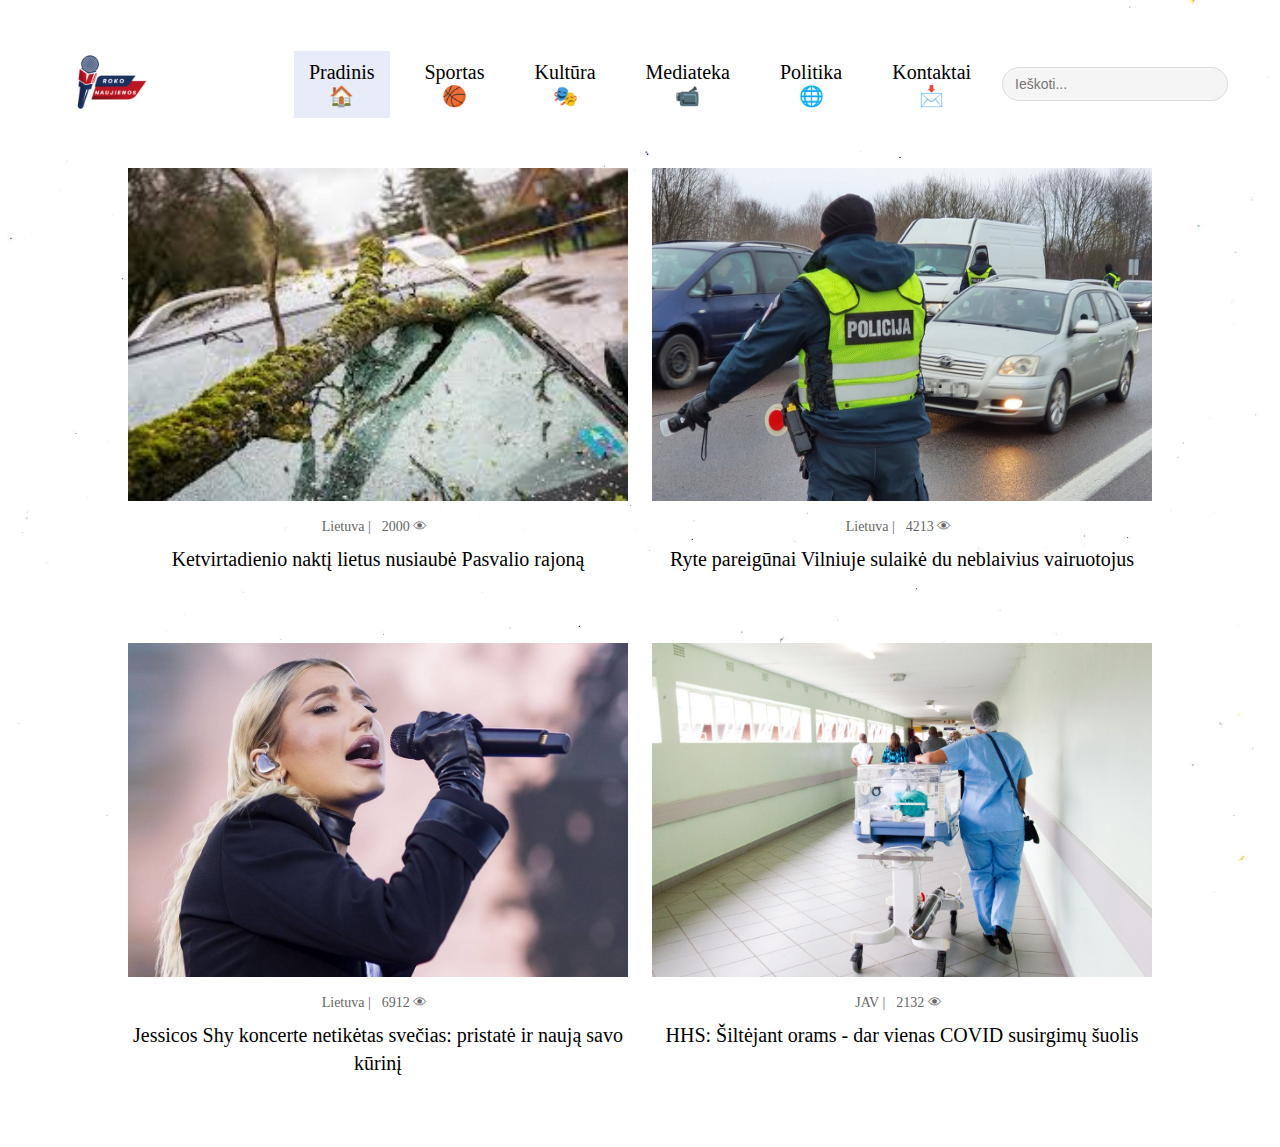
<file: Interneto technologijos/index.html>
<!DOCTYPE html>
<html lang="en">
<head>
<meta charset="utf-8">
<meta name="viewport" content="width=device-width, initial-scale=1.0, maximum-scale=1.0, user-scalable=no">
<meta name="description" content="">
<meta name="keywords" content="">
<meta name="author" content="">
<link rel="stylesheet" href="style.css">
<title>Roko naujienos</title>
<script src="script.js"></script>
</head>

<body class="container">

    <div class="topnavbar">
        <div class="logo-container">
            <a href="index.html">
                <img class="logo" src="6.png" alt="Roko naujienos logotipas">
            </a>
        </div>
        <nav class="navukai">
            <a class="active" href="index.html">Pradinis &#x1F3E0;</a>
            <a href="Sportas.html">Sportas &#127936;</a>
            <a href="Kultura.html">Kultūra &#x1F3AD;</a>
            <a href="Mediateka.html">Mediateka &#x1F4F9;</a>
            <a href="Politika.html">Politika &#x1F310;</a>
            <a href="Kontaktai.html">Kontaktai &#x1F4E9;</a>
        </nav>
        <div class="search-container">
            <input type="text" 
                   id="search-input" 
                   placeholder="Ieškoti..."
                   onkeyup="searchNews()">
        </div>
    </div>

     <!-- gridai -->
     
    <div class="zinios-lietus">
        <div class="column">
            <img class="zinios-lietus1" src="download.jpg" alt="Lietus Pasvalyje" onclick="location.href='lietus.html'">
            <p class="ziniu-prierasas">Lietuva |</p>
            <p class="ziniu-perziuros">2000 &#128065;</p>
            <p class="ziniu-tekstas" onclick="location.href='lietus.html'">
                Ketvirtadienio naktį lietus nusiaubė Pasvalio rajoną</p>
        </div>
    </div>

    <div class="zinios-policija">
        <div class="column">
            <img class="zinios-policija1" src="1.jpg" alt="Policijos reidas Vilniuje">
            <p class="ziniu-prierasas">Lietuva |</p>
            <p class="ziniu-perziuros">4213 &#128065;</p>
            <p class="ziniu-tekstas">Ryte pareigūnai Vilniuje sulaikė du neblaivius vairuotojus</p>
        </div>
    </div>

    <div class="zinios-koncertas">
        <div class="column">
            <img class="zinios-koncertas1" src="4.jpg" alt="Jessicos Shy koncertas">
            <p class="ziniu-prierasas">Lietuva |</p>
            <p class="ziniu-perziuros">6912 &#128065;</p>
            <p class="ziniu-tekstas">Jessicos Shy koncerte netikėtas svečias: pristatė ir naują savo kūrinį</p>
        </div>
    </div>

    <div class="zinios-medicina">
        <div class="column">
            <img class="zinios-medicina1" src="5.jpg" alt="COVID situacija JAV">
            <p class="ziniu-prierasas">JAV |</p>
            <p class="ziniu-perziuros">2132 &#128065;</p>
            <p class="ziniu-tekstas">HHS: Šiltėjant orams - dar vienas COVID susirgimų šuolis</p>
        </div>
    </div>
    
    <button onclick="scrollToTop()" 
            id="topBtn" 
            class="scroll-top-btn">
        Grįžti į viršų &#10548;
    </button>

</body>
</html>
</file>
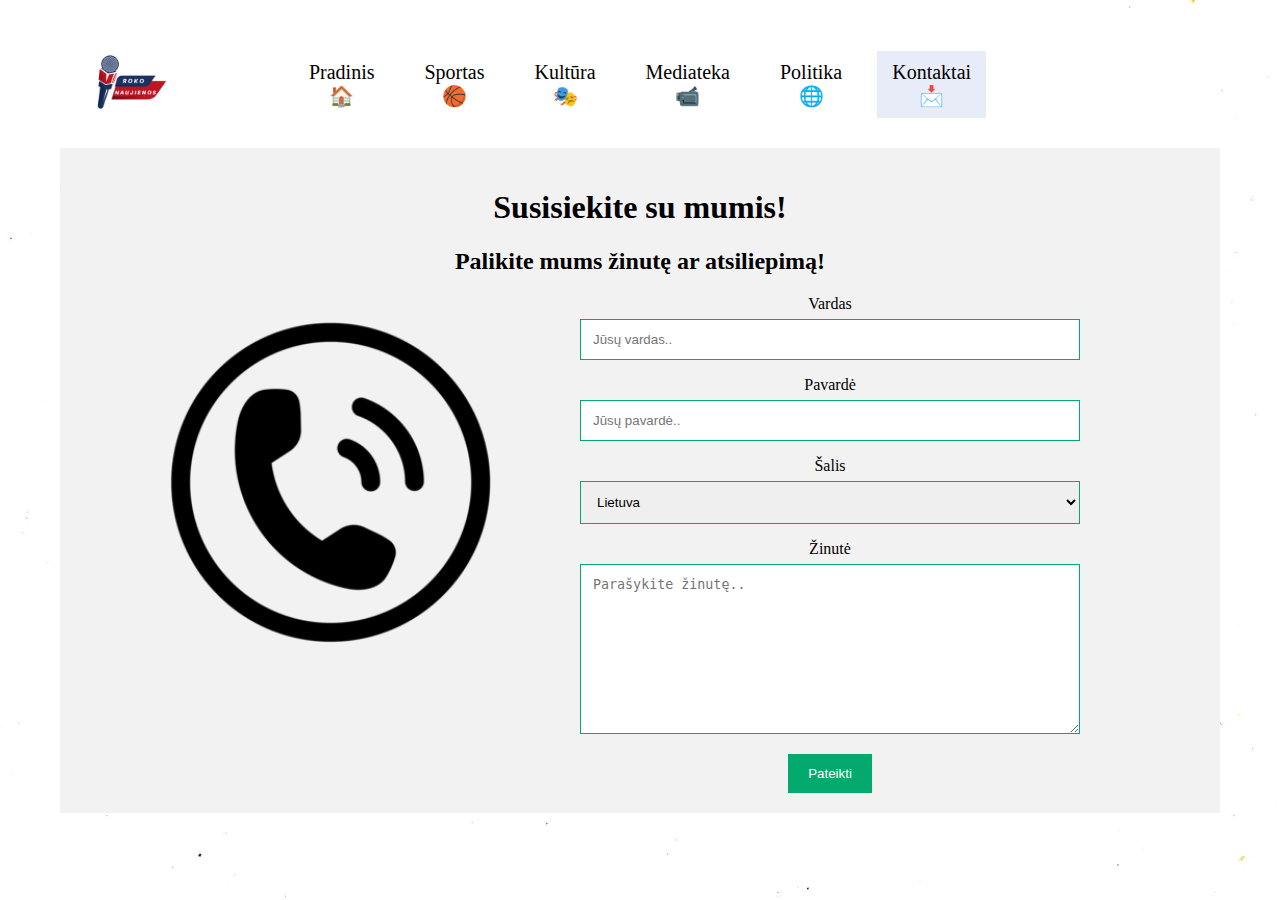
<file: Interneto technologijos/Kontaktai.html>
<!DOCTYPE html>
<html lang="en">
<head>
<meta charset="utf-8">
<meta name="viewport" content="width=device-width, initial-scale=1.0">
<meta name="description" content="">
<meta name="keywords" content="">
<meta name="author" content="">
<link rel="stylesheet" href="apie.css">
<link rel="stylesheet" href="style.css">
<title>Kontaktai - Roko naujienos</title>
</head>

<body class="container">

  <div class="topnavbar">
      <div class="logo-container">
          <a href="index.html">
              <img class="logo" src="6.png" alt="Roko naujienos logotipas">
          </a>
      </div>
      <nav class="navukai">
          <a href="index.html">Pradinis &#x1F3E0;</a>
          <a href="Sportas.html">Sportas &#127936;</a>
          <a href="Kultura.html">Kultūra &#x1F3AD;</a>
          <a href="Mediateka.html">Mediateka &#x1F4F9;</a>
          <a href="Politika.html">Politika &#x1F310;</a>
          <a class="active" href="Kontaktai.html">Kontaktai &#x1F4E9;</a>
      </nav>
  </div>

    <div class="container">
        <div style="text-align:center">
          <h1>Susisiekite su mumis!</h1>
          <h2>Palikite mums žinutę ar atsiliepimą!</h2>
        </div>
        <div class="row">
          <div class="column">
            <img src="2.png" style="width:75%;" alt="Susisiekimo paveikslėlis">
          </div>
          <div class="column">
            <form action="/action_page.php">
              <label for="fname">Vardas</label>
              <input type="text" id="fname" name="firstname" placeholder="Jūsų vardas.." required>
              
              <label for="lname">Pavardė</label>
              <input type="text" id="lname" name="lastname" placeholder="Jūsų pavardė.." required>
              
              <label for="country">Šalis</label>
              <select id="country" name="country">
                <option value="lietuva">Lietuva</option>
                <option value="latvija">Latvija</option>
                <option value="estija">Estija</option>
              </select>
              
              <label for="subject">Žinutė</label>
              <textarea id="subject" name="subject" placeholder="Parašykite žinutę.." style="height:170px;" required></textarea>
              
              <input type="submit" value="Pateikti">
            </form>
          </div>
        </div>
        
        <button onclick="scrollToTop()" 
                id="topBtn" 
                class="scroll-top-btn">
                Grįžti į viršų &#10548;
        </button>
    </div>

</body>
</html>
</file>
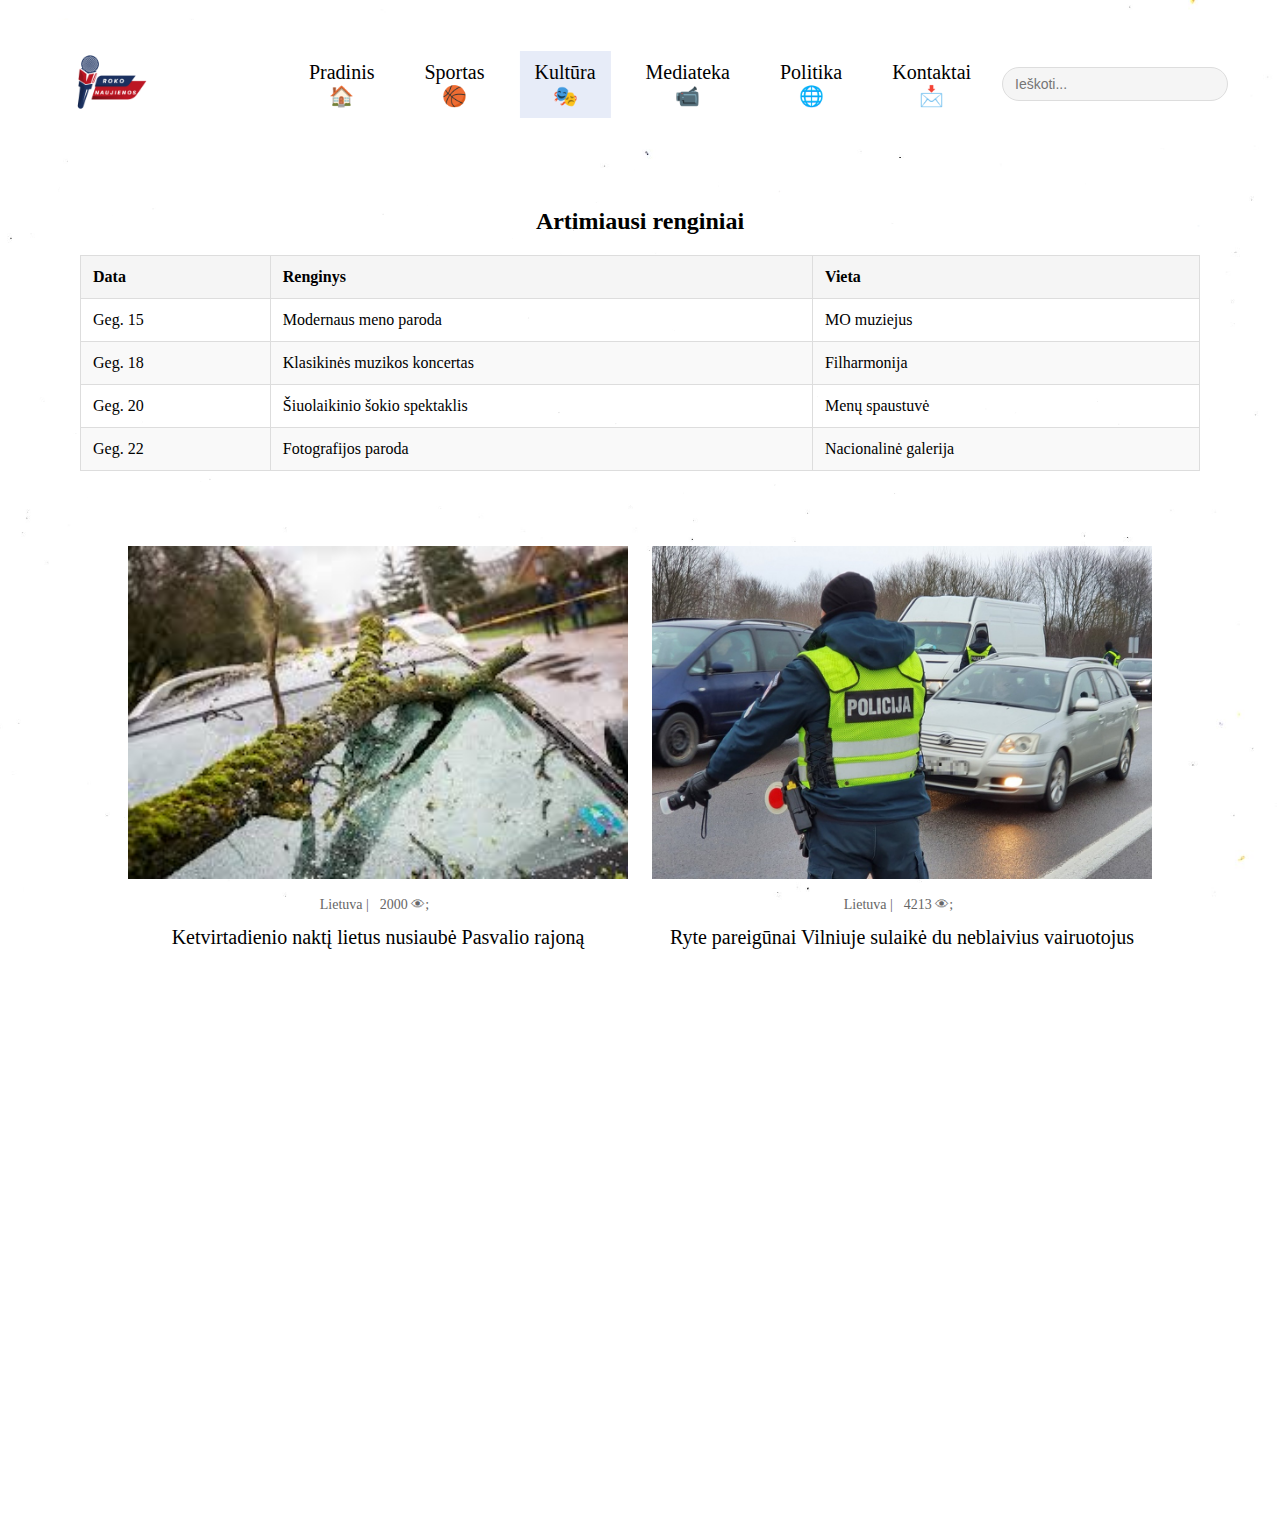
<file: Interneto technologijos/Kultura.html>
<!DOCTYPE html>
<html lang="en">
<head>
<meta charset="utf-8">
<meta name="viewport" content="width=device-width, initial-scale=1.0, maximum-scale=1.0, user-scalable=no">
<meta name="description" content="">
<meta name="keywords" content="">
<meta name="author" content="">
<link rel="stylesheet" href="style.css">
<title>Roko naujienos</title>
<script src="script.js"></script>
</head>

<body class="container">

    <div class="topnavbar">
        <div class="logo-container">
            <a href="index.html">
                <img class="logo" src="6.png" alt="Roko naujienos logotipas">
            </a>
        </div>
        <nav class="navukai">
            <a href="index.html">Pradinis &#x1F3E0;</a>
            <a href="Sportas.html">Sportas &#127936;</a>
            <a class="active" href="Kultura.html">Kultūra &#x1F3AD;</a>
            <a href="Mediateka.html">Mediateka &#x1F4F9;</a>
            <a href="Politika.html">Politika &#x1F310;</a>
            <a href="Kontaktai.html">Kontaktai &#x1F4E9;</a>
        </nav>
        <div class="search-container">
            <input type="text" 
                   id="search-input" 
                   placeholder="Ieškoti..."
                   onkeyup="searchNews()">
        </div>
    </div>

    <div class="renginiai-container">
        <h2>Artimiausi renginiai</h2>
        <table class="renginiai-table">
            <thead>
                <tr>
                    <th>Data</th>
                    <th>Renginys</th>
                    <th>Vieta</th>
                </tr>
            </thead>
            <tbody>
                <tr>
                    <td>Geg. 15</td>
                    <td>Modernaus meno paroda</td>
                    <td>MO muziejus</td>
                </tr>
                <tr>
                    <td>Geg. 18</td>
                    <td>Klasikinės muzikos koncertas</td>
                    <td>Filharmonija</td>
                </tr>
                <tr>
                    <td>Geg. 20</td>
                    <td>Šiuolaikinio šokio spektaklis</td>
                    <td>Menų spaustuvė</td>
                </tr>
                <tr>
                    <td>Geg. 22</td>
                    <td>Fotografijos paroda</td>
                    <td>Nacionalinė galerija</td>
                </tr>
            </tbody>
        </table>
    </div>

    <div class="zinios-lietus">
        <div class="column">
            <img class="zinios-lietus1" src="download.jpg" onclick="location.href='lietus.html'" alt="Lietus Pasvalyje">
            <p class="ziniu-prierasas">Lietuva |</p>
            <p class="ziniu-perziuros">2000 &#128065;;</p>
            <p class="ziniu-tekstas" onclick="location.href='lietus.html'">
                Ketvirtadienio naktį lietus nusiaubė Pasvalio rajoną
            </p>
        </div>
    </div>

    <div class="zinios-policija">
        <div class="column">
            <img class="zinios-policija1" src="1.jpg" alt="Policija sulaikė vairuotojus">
            <p class="ziniu-prierasas">Lietuva |</p>
            <p class="ziniu-perziuros">4213 &#128065;;</p>
            <p class="ziniu-tekstas">Ryte pareigūnai Vilniuje sulaikė du neblaivius vairuotojus</p>
        </div>
    </div>

    <div class="zinios-koncertas">
        <div class="column">
            <img class="zinios-koncertas1" src="4.jpg" alt="Jessica Shy koncerte">
            <p class="ziniu-prierasas">Lietuva |</p>
            <p class="ziniu-perziuros">6912 &#128065;;</p>
            <p class="ziniu-tekstas">Jessicos Shy koncerte netikėtas svečias: pristatė ir naują savo kūrinį</p>
        </div>
    </div>

    <div class="zinios-medicina">
        <div class="column">
            <img class="zinios-medicina1" src="5.jpg" alt="COVID situacija JAV">
            <p class="ziniu-prierasas">JAV |</p>
            <p class="ziniu-perziuros">2132 &#128065;;</p>
            <p class="ziniu-tekstas">HHS: Šiltėjant orams - dar vienas COVID susirgimų šuolis</p>
        </div>
    </div>
    
    <button onclick="scrollToTop()" 
            id="topBtn" 
            class="scroll-top-btn">
            Grįžti į viršų &#10548;
    </button>

</body>
</html>
</file>
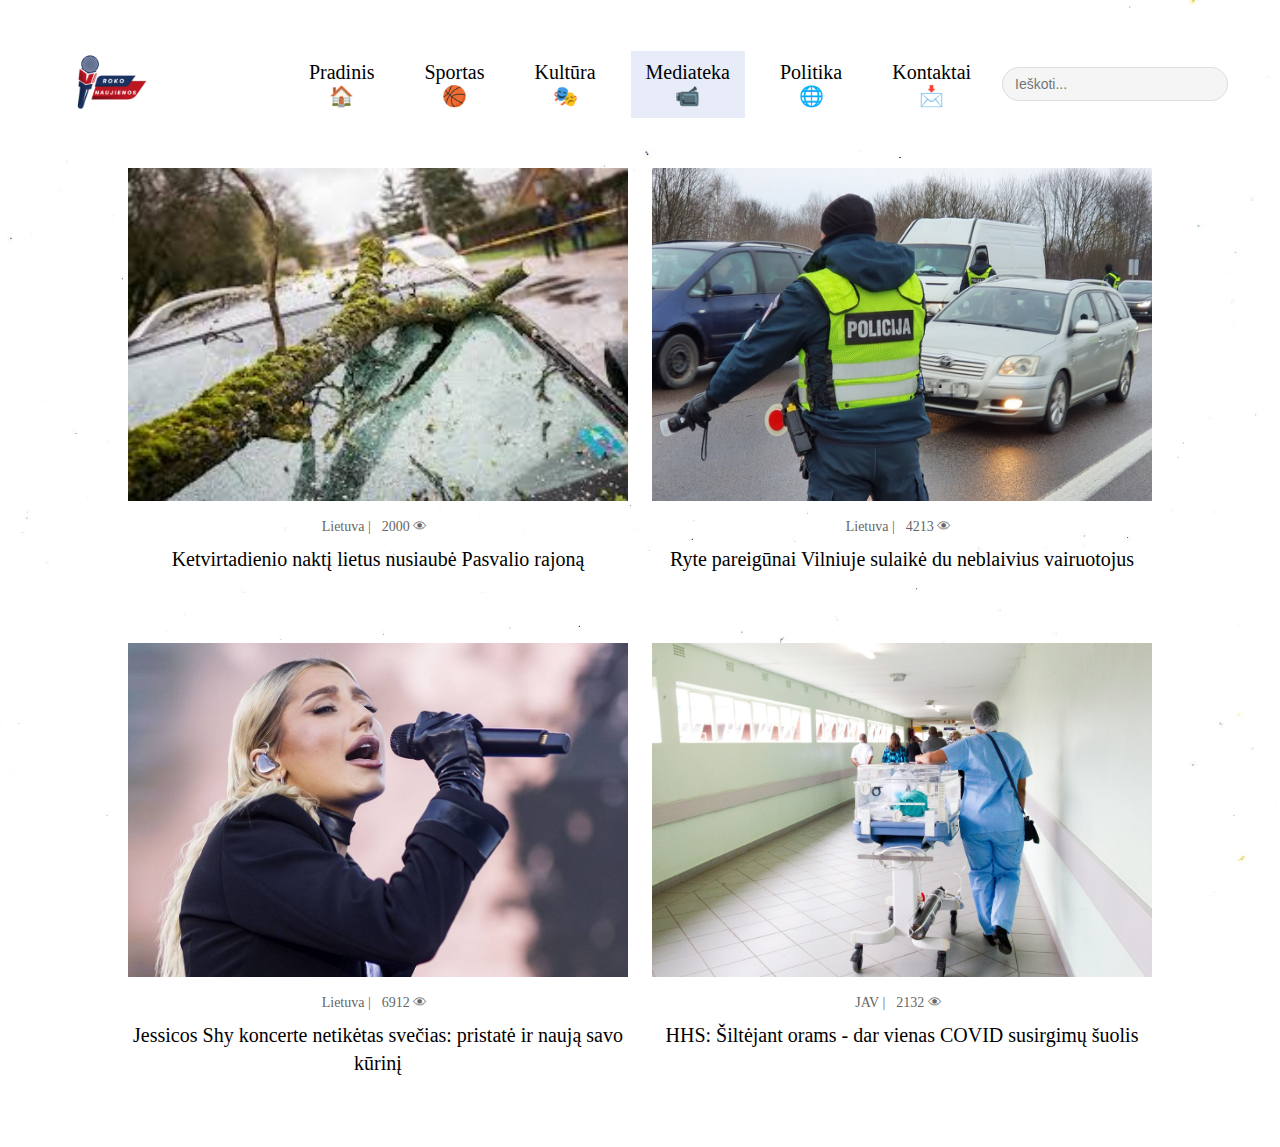
<file: Interneto technologijos/Mediateka.html>
<!DOCTYPE html>
<html lang="en">
<head>
    <meta charset="utf-8">
    <meta name="viewport" content="width=device-width, initial-scale=1.0, maximum-scale=1.0, user-scalable=no">
    <meta name="description" content="">
    <meta name="keywords" content="">
    <meta name="author" content="">
    <link rel="stylesheet" href="style.css">
    <title>Roko naujienos</title>
    <script src="script.js"></script>
</head>

<body class="container">

    <div class="topnavbar">
        <div class="logo-container">
            <a href="index.html">
                <img class="logo" src="6.png" alt="Roko naujienos logotipas">
            </a>
        </div>
        <nav class="navukai">
            <a href="index.html">Pradinis &#x1F3E0;</a>
            <a href="Sportas.html">Sportas &#127936;</a>
            <a href="Kultura.html">Kultūra &#x1F3AD;</a>
            <a class="active" href="Mediateka.html">Mediateka &#x1F4F9;</a>
            <a href="Politika.html">Politika &#x1F310;</a>
            <a href="Kontaktai.html">Kontaktai &#x1F4E9;</a>
        </nav>
        <div class="search-container">
            <input type="text" id="search-input" placeholder="Ieškoti..." onkeyup="searchNews()">
        </div>
    </div>

    <!-- Gridai -->
    <div class="zinios-lietus">
        <div class="column">
            <img class="zinios-lietus1" src="download.jpg" onclick="location.href='lietus.html'" alt="Lietus Pasvalyje">
            <p class="ziniu-prierasas">Lietuva |</p>
            <p class="ziniu-perziuros">2000 &#128065;</p>
            <p class="ziniu-tekstas" onclick="location.href='lietus.html'">
                Ketvirtadienio naktį lietus nusiaubė Pasvalio rajoną
            </p>
        </div>
    </div>

    <div class="zinios-policija">
        <div class="column">
            <img class="zinios-policija1" src="1.jpg" alt="Policija sulaikė vairuotojus">
            <p class="ziniu-prierasas">Lietuva |</p>
            <p class="ziniu-perziuros">4213 &#128065;</p>
            <p class="ziniu-tekstas">Ryte pareigūnai Vilniuje sulaikė du neblaivius vairuotojus</p>
        </div>
    </div>

    <div class="zinios-koncertas">
        <div class="column">
            <img class="zinios-koncertas1" src="4.jpg" alt="Jessica Shy koncerte">
            <p class="ziniu-prierasas">Lietuva |</p>
            <p class="ziniu-perziuros">6912 &#128065;</p>
            <p class="ziniu-tekstas">Jessicos Shy koncerte netikėtas svečias: pristatė ir naują savo kūrinį</p>
        </div>
    </div>

    <div class="zinios-medicina">
        <div class="column">
            <img class="zinios-medicina1" src="5.jpg" alt="COVID situacija JAV">
            <p class="ziniu-prierasas">JAV |</p>
            <p class="ziniu-perziuros">2132 &#128065;</p>
            <p class="ziniu-tekstas">HHS: Šiltėjant orams - dar vienas COVID susirgimų šuolis</p>
        </div>
    </div>
    
    <button onclick="scrollToTop()" id="topBtn" class="scroll-top-btn">
        Grįžti į viršų &#10548;
    </button>

</body>
</html>
</file>
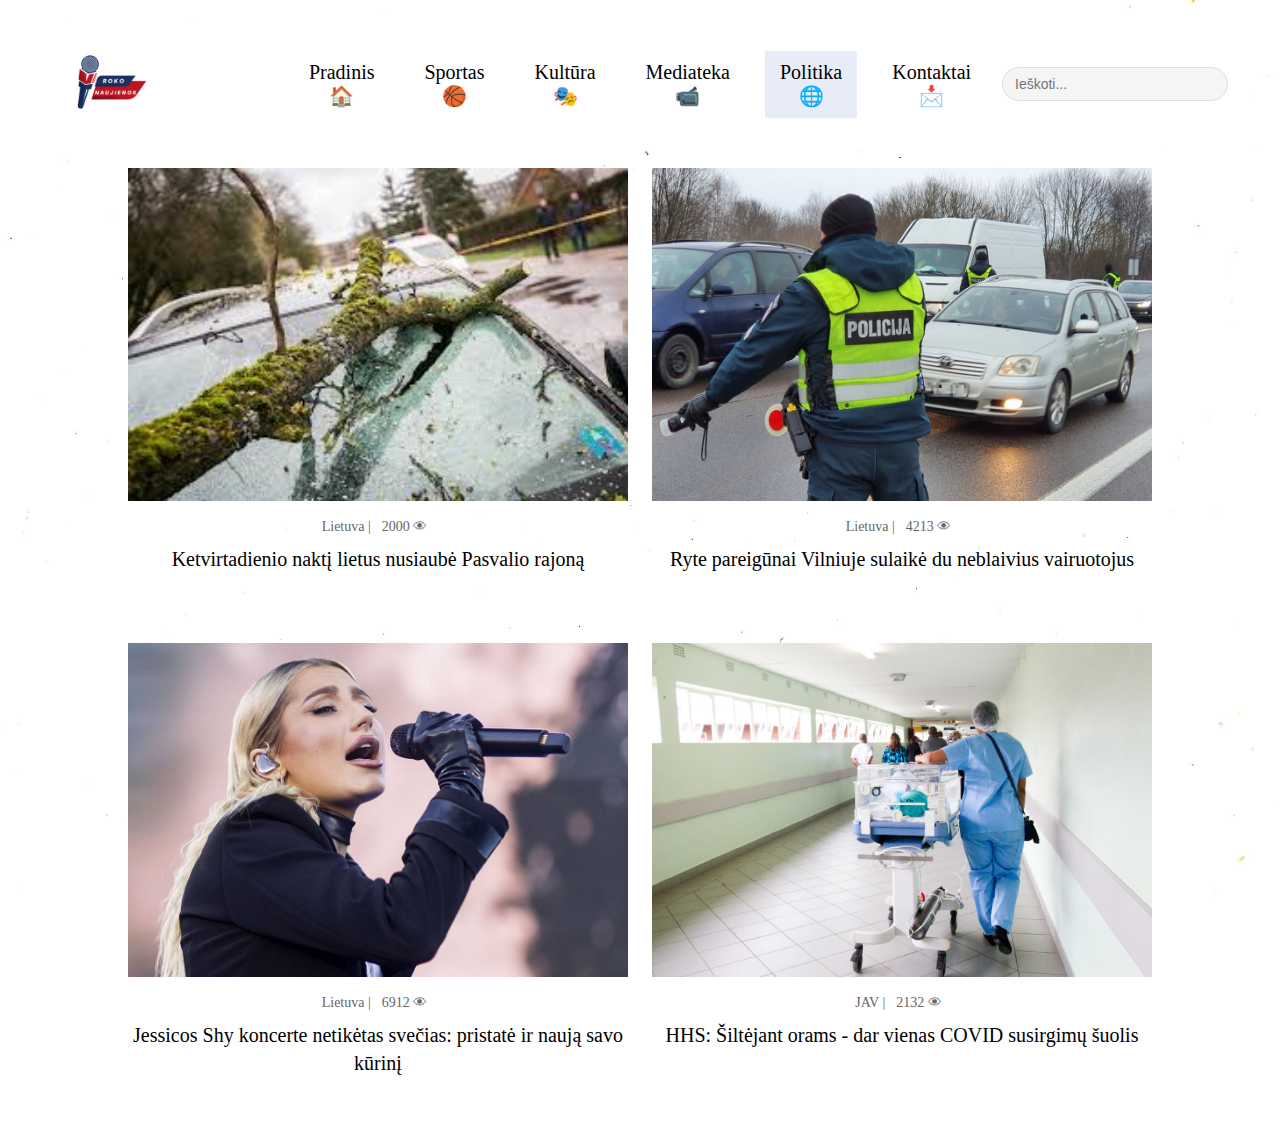
<file: Interneto technologijos/Politika.html>
<!DOCTYPE html>
<html lang="en">
<head>
    <meta charset="utf-8">
    <meta name="viewport" content="width=device-width, initial-scale=1.0, maximum-scale=1.0, user-scalable=no">
    <meta name="description" content="">
    <meta name="keywords" content="">
    <meta name="author" content="">
    <link rel="stylesheet" href="style.css">
    <title>Roko naujienos</title>
    <script src="script.js"></script>
</head>

<body class="container">

    <div class="topnavbar">
        <div class="logo-container">
            <a href="index.html">
                <img class="logo" src="6.png" alt="Roko naujienos logotipas">
            </a>
        </div>
        <nav class="navukai">
            <a href="index.html">Pradinis &#x1F3E0;</a>
            <a href="Sportas.html">Sportas &#127936;</a>
            <a href="Kultura.html">Kultūra &#x1F3AD;</a>
            <a href="Mediateka.html">Mediateka &#x1F4F9;</a>
            <a class="active" href="Politika.html">Politika &#x1F310;</a>
            <a href="Kontaktai.html">Kontaktai &#x1F4E9;</a>
        </nav>
        <div class="search-container">
            <input type="text" id="search-input" placeholder="Ieškoti..." onkeyup="searchNews()">
        </div>
    </div>

    <!-- Gridai -->
    <div class="zinios-lietus">
        <div class="column">
            <img class="zinios-lietus1" src="download.jpg" onclick="location.href='lietus.html'" alt="Lietus Pasvalyje">
            <p class="ziniu-prierasas">Lietuva |</p>
            <p class="ziniu-perziuros">2000 &#128065;</p>
            <p class="ziniu-tekstas" onclick="location.href='lietus.html'">
                Ketvirtadienio naktį lietus nusiaubė Pasvalio rajoną
            </p>
        </div>
    </div>

    <div class="zinios-policija">
        <div class="column">
            <img class="zinios-policija1" src="1.jpg" alt="Policija sulaikė vairuotojus">
            <p class="ziniu-prierasas">Lietuva |</p>
            <p class="ziniu-perziuros">4213 &#128065;</p>
            <p class="ziniu-tekstas">Ryte pareigūnai Vilniuje sulaikė du neblaivius vairuotojus</p>
        </div>
    </div>

    <div class="zinios-koncertas">
        <div class="column">
            <img class="zinios-koncertas1" src="4.jpg" alt="Jessica Shy koncerte">
            <p class="ziniu-prierasas">Lietuva |</p>
            <p class="ziniu-perziuros">6912 &#128065;</p>
            <p class="ziniu-tekstas">Jessicos Shy koncerte netikėtas svečias: pristatė ir naują savo kūrinį</p>
        </div>
    </div>

    <div class="zinios-medicina">
        <div class="column">
            <img class="zinios-medicina1" src="5.jpg" alt="COVID situacija JAV">
            <p class="ziniu-prierasas">JAV |</p>
            <p class="ziniu-perziuros">2132 &#128065;</p>
            <p class="ziniu-tekstas">HHS: Šiltėjant orams - dar vienas COVID susirgimų šuolis</p>
        </div>
    </div>
    
    <button onclick="scrollToTop()" id="topBtn" class="scroll-top-btn">
        Grįžti į viršų &#10548;
    </button>

</body>
</html>
</file>
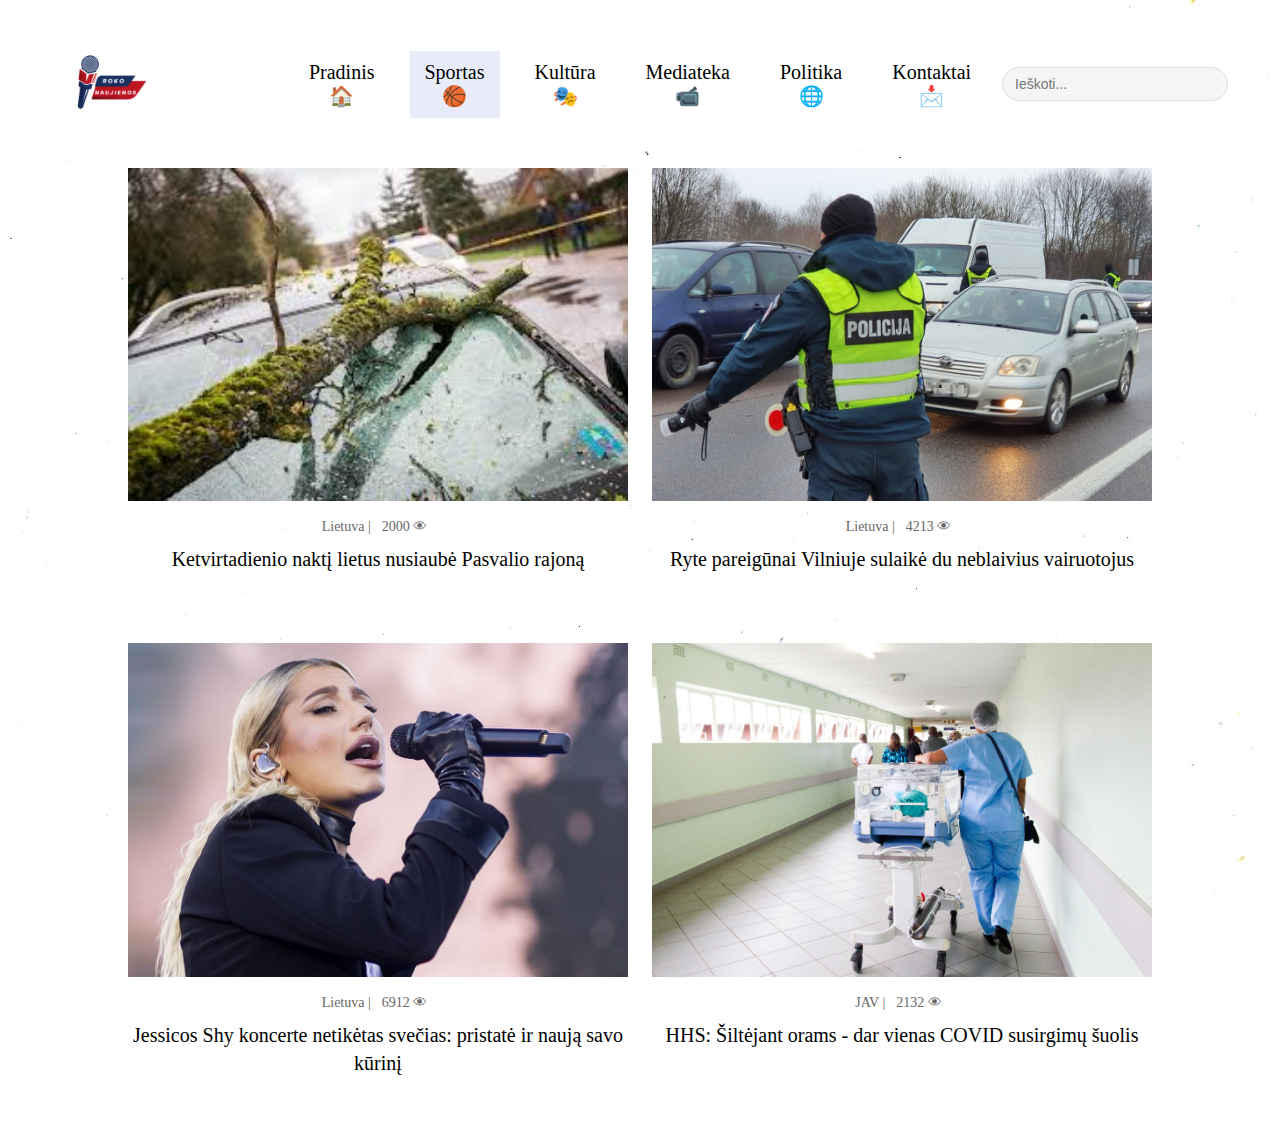
<file: Interneto technologijos/Sportas.html>
<!DOCTYPE html>
<html lang="en">
<head>
    <meta charset="utf-8">
    <meta name="viewport" content="width=device-width, initial-scale=1.0, maximum-scale=1.0, user-scalable=no">
    <meta name="description" content="">
    <meta name="keywords" content="">
    <meta name="author" content="">
    <link rel="stylesheet" href="style.css">
    <title>Roko naujienos</title>
    <script src="script.js"></script>
</head>

<body class="container">

    <div class="topnavbar">
        <div class="logo-container">
            <a href="index.html">
                <img class="logo" src="6.png" alt="Roko naujienos logotipas">
            </a>
        </div>
        <nav class="navukai">
            <a href="index.html">Pradinis &#x1F3E0;</a>
            <a class="active" href="Sportas.html">Sportas &#127936;</a>
            <a href="Kultura.html">Kultūra &#x1F3AD;</a>
            <a href="Mediateka.html">Mediateka &#x1F4F9;</a>
            <a href="Politika.html">Politika &#x1F310;</a>
            <a href="Kontaktai.html">Kontaktai &#x1F4E9;</a>
        </nav>
        <div class="search-container">
            <input type="text" id="search-input" placeholder="Ieškoti..." onkeyup="searchNews()">
        </div>
    </div>

    <!-- Gridai -->
    <div class="zinios-lietus">
        <div class="column">
            <img class="zinios-lietus1" src="download.jpg" onclick="location.href='lietus.html'" alt="Lietus Pasvalyje">
            <p class="ziniu-prierasas">Lietuva |</p>
            <p class="ziniu-perziuros">2000 &#128065;</p>
            <p class="ziniu-tekstas" onclick="location.href='lietus.html'">
                Ketvirtadienio naktį lietus nusiaubė Pasvalio rajoną
            </p>
        </div>
    </div>

    <div class="zinios-policija">
        <div class="column">
            <img class="zinios-policija1" src="1.jpg" alt="Policija sulaikė vairuotojus">
            <p class="ziniu-prierasas">Lietuva |</p>
            <p class="ziniu-perziuros">4213 &#128065;</p>
            <p class="ziniu-tekstas">Ryte pareigūnai Vilniuje sulaikė du neblaivius vairuotojus</p>
        </div>
    </div>

    <div class="zinios-koncertas">
        <div class="column">
            <img class="zinios-koncertas1" src="4.jpg" alt="Jessica Shy koncerte">
            <p class="ziniu-prierasas">Lietuva |</p>
            <p class="ziniu-perziuros">6912 &#128065;</p>
            <p class="ziniu-tekstas">Jessicos Shy koncerte netikėtas svečias: pristatė ir naują savo kūrinį</p>
        </div>
    </div>

    <div class="zinios-medicina">
        <div class="column">
            <img class="zinios-medicina1" src="5.jpg" alt="COVID situacija JAV">
            <p class="ziniu-prierasas">JAV |</p>
            <p class="ziniu-perziuros">2132 &#128065;</p>
            <p class="ziniu-tekstas">HHS: Šiltėjant orams - dar vienas COVID susirgimų šuolis</p>
        </div>
    </div>
    
    <button onclick="scrollToTop()" id="topBtn" class="scroll-top-btn">
        Grįžti į viršų &#10548;
    </button>

</body>
</html>
</file>
<file: Interneto technologijos/style.css>
body {
    background-image: url('3.jpg');
    background-repeat: no-repeat;
    background-attachment: fixed;
    background-size: cover;
    background-position: center;
    margin: 0;
    padding: 0;
}
.zinios-lietus1, .zinios-policija1, .zinios-koncertas1, .zinios-medicina1{
    width: 500px;
    height: auto;
    object-fit: cover;
}

.zinios-lietus, .zinios-koncertas, .zinios-policija, .zinios-medicina {
    position: relative;
    width: 500px;
    display: inline-block;
    margin: 20px;
    cursor: pointer;
    transition: opacity 0.3s ease;
    vertical-align: top;
}

.zinios-policija, .zinios-medicina {
    margin-left: 0;
}

.ziniu-prierasas, .ziniu-perziuros {
    display: inline-block;
    font-size: 14px;
    color: #666;
    margin-bottom: 0px;
    margin-right: 7px;
}
.ziniu-tekstas {
    display: block;
    font-size: 20px;
    margin: 10px 0;
    line-height: 1.4;
    cursor: pointer;
    clear: both;
    margin-bottom: 30px;
}

.column{
    display: inline-block;
    margin: 0;
    padding: 0;
    vertical-align: top;
    width: 500px;
}

.topnavbar {
    display: flex;
    align-items: center; 
    justify-content: space-between; 
    padding: 10px 20px;
    background-color: white;
    position: relative;
    border: 2px solid transparent;
}
.logo-container{
    display: flex;
    align-items: center;
    cursor: pointer;
}
.logo{
    width: 100px; 
    height: auto;
    margin-right: 20px;
}
.navukai {
    position: absolute;
    left: 50%;
    transform: translateX(-50%);
    display: flex;
    gap: 20px;
    margin-right: 220px;
}

.navukai a {
    text-decoration: none;
    color: black;
    padding: 10px 15px;
    font-size: 20px;
}
.navukai a:hover {
    background-color: #e3ddf1;
    transition: background-color 0.4s ease-in-out;

}
.navukai a.active {
    background-color: #e7ecf8;
    color: rgb(0, 0, 0);
    
  }
.navukai a:focus{
    opacity: 0.7;
}

.search-container {
    position: absolute;
    right: 10px;
    display: flex;
    align-items: center;
}

#search-input {
    padding: 8px 12px;
    width: 200px;
    border: 1px solid #ddd;
    border-radius: 20px;
    font-size: 14px;
    transition: width 0.3s ease;
    background-color: #f5f5f5;
}

#search-input:focus {
    width: 225px;
    outline: none;
    border-color: rgb(97, 97, 195);
    background-color: white;
}

.renginiai-container {
    background: rgba(255, 255, 255, 0.9);
    margin: 20px;
    padding: 20px;
    border-radius: 5px;
    text-align: center;
}

.renginiai-title {
    font-size: 24px;
    color: #333;
    margin-bottom: 20px;
}

.renginiai-table {
    width: 100%;
    border-collapse: collapse;
    margin: 15px 0;
    text-align: left;
}

.renginiai-table th,
.renginiai-table td {
    padding: 12px;
    text-align: left;
    border: 1px solid #ddd;
}

.renginiai-table th {
    background-color: #f5f5f5;
    font-weight: bold;
}

.renginiai-table tr:nth-child(even) {
    background-color: #f9f9f9;
}

.renginiai-table tr:hover {
    background-color: #f0f0f0;
}
.renginiai-title {
    text-align: center;
    width: 100% ;
    display: block !important;
    margin: 0 auto 20px auto !important;
}

.scroll-top-btn {
    position: fixed;
    bottom: 20px;
    right: 20px;
    padding: 10px;
    background-color: rgba(97, 97, 195, 0.8);
    color: white;
    border: none;
    border-radius: 5px;
    cursor: pointer;
    opacity: 0;
    transition: opacity 0.3s ease;
    pointer-events: none;
}

.news-grid {
    display: grid;
    grid-template-columns: repeat(auto-fit, minmax(300px, 1fr));
    gap: 20px;
    padding: 20px;
    max-width: 1400px;
    margin: 0 auto;
}

.news-item {
    background: rgba(255, 255, 255, 0.9);
    border-radius: 8px;
    overflow: hidden;
    transition: transform 0.3s ease;
    width: 100%;
}

.news-image {
    width: 100%;
    height: 250px;
    object-fit: cover;
    transition: transform 0.3s ease;
}

.news-content {
    padding: 15px;
}

@media (max-width: 768px) {
    .news-grid {
        grid-template-columns: 1fr;
        padding: 10px;
    }

    .news-image {
        height: 200px;
    }

    .ziniu-tekstas {
        font-size: 18px;
    }
}

.time-ago {
    display: none;
}

@media screen and (max-width: 768px) {
    .topnavbar {
        flex-direction: column;
        padding: 10px;
    }

    .logo-container {
        margin-bottom: 10px;
    }

    .navukai {
        position: relative;
        left: 0;
        transform: none;
        flex-wrap: wrap;
        justify-content: center;
        gap: 5px;
        margin: 10px 0;
    }

    .navukai a {
        font-size: 16px;
        padding: 8px 12px;
    }

    .search-container {
        position: relative;
        right: 0;
        width: 100%;
        margin-top: 10px;
    }

    #search-input {
        width: 100%;
    }

    
    .ziniu-tekstas {
        font-size: 16px;
        margin-bottom: 15px;
    }

    .ziniu-prierasas, .ziniu-perziuros {
        font-size: 12px;
    }

    
    .renginiai-container {
        margin: 10px;
        padding: 10px;
    }

    .renginiai-table {
        font-size: 14px;
    }

    .renginiai-table th,
    .renginiai-table td {
        padding: 8px;
    }

    .zinios-lietus, .zinios-koncertas, .zinios-policija, .zinios-medicina {
        width: 100%;
        max-width: 500px;
        margin: 20px auto;
        display: block;
    }

    .prisidekite-button, 
    .zinios-lietus1, 
    .zinios-policija1, 
    .zinios-koncertas1,
    .zinios-medicina1 {
        width: 100%;
    }

    .column {
        display: block;
        width: 100%;
    }
}

@media screen and (max-width: 480px) {
    .navukai a {
        font-size: 14px;
        padding: 6px 8px;
    }

    .ziniu-tekstas {
        font-size: 14px;
    }

    .renginiai-table {
        font-size: 12px;
    }
}

.container {
    max-width: 1200px;
    margin: 0 auto;
    padding: 20px;
    text-align: center;
}

@media screen and (max-width: 768px) {
    .zinios-lietus, 
    .zinios-koncertas, 
    .zinios-policija, 
    .zinios-medicina {
        width: 100%;
        max-width: 500px;
        margin: 20px auto;
        display: block;
    }

    .prisidekite-button, 
    .zinios-lietus1, 
    .zinios-policija1, 
    .zinios-koncertas1,
    .zinios-medicina1 {
        width: 100%;
    }

    .column {
        display: block;
        width: 100%;
    }

  
    .topnavbar {
        flex-direction: column;
        padding: 10px;
    }
    
}
</file>
<file: Interneto technologijos/apie.css>
* {
    box-sizing: border-box;
  }
  
  /* Style inputs */
  input[type=text], select, textarea {
    width: 100%;
    padding: 12px;
    border: 1px solid #04AA6D;
    margin-top: 6px;
    margin-bottom: 16px;
    resize: vertical;
  }
  
  input[type=submit] {
    background-color: #04AA6D;
    color: white;
    padding: 12px 20px;
    border: none;
    cursor: pointer;
  }
  
  input[type=submit]:hover {
    background-color: #45a049;
  }
  
  
  .container {
    border-radius: 1px;
    background-color: #f2f2f2;
    padding: 1px;
  }
  
  
  .column {
    float: left;
    width: 50%;
    margin-top: 6px;
    padding: 20px;
  }
  
  .row:after {
    content: "";
    display: table;
    clear: both;
  }
  
  @media screen and (max-width: 600px) {
    .column, input[type=submit] {
      width: 100%;
      margin-top: 0;
    }
  }
</file>
